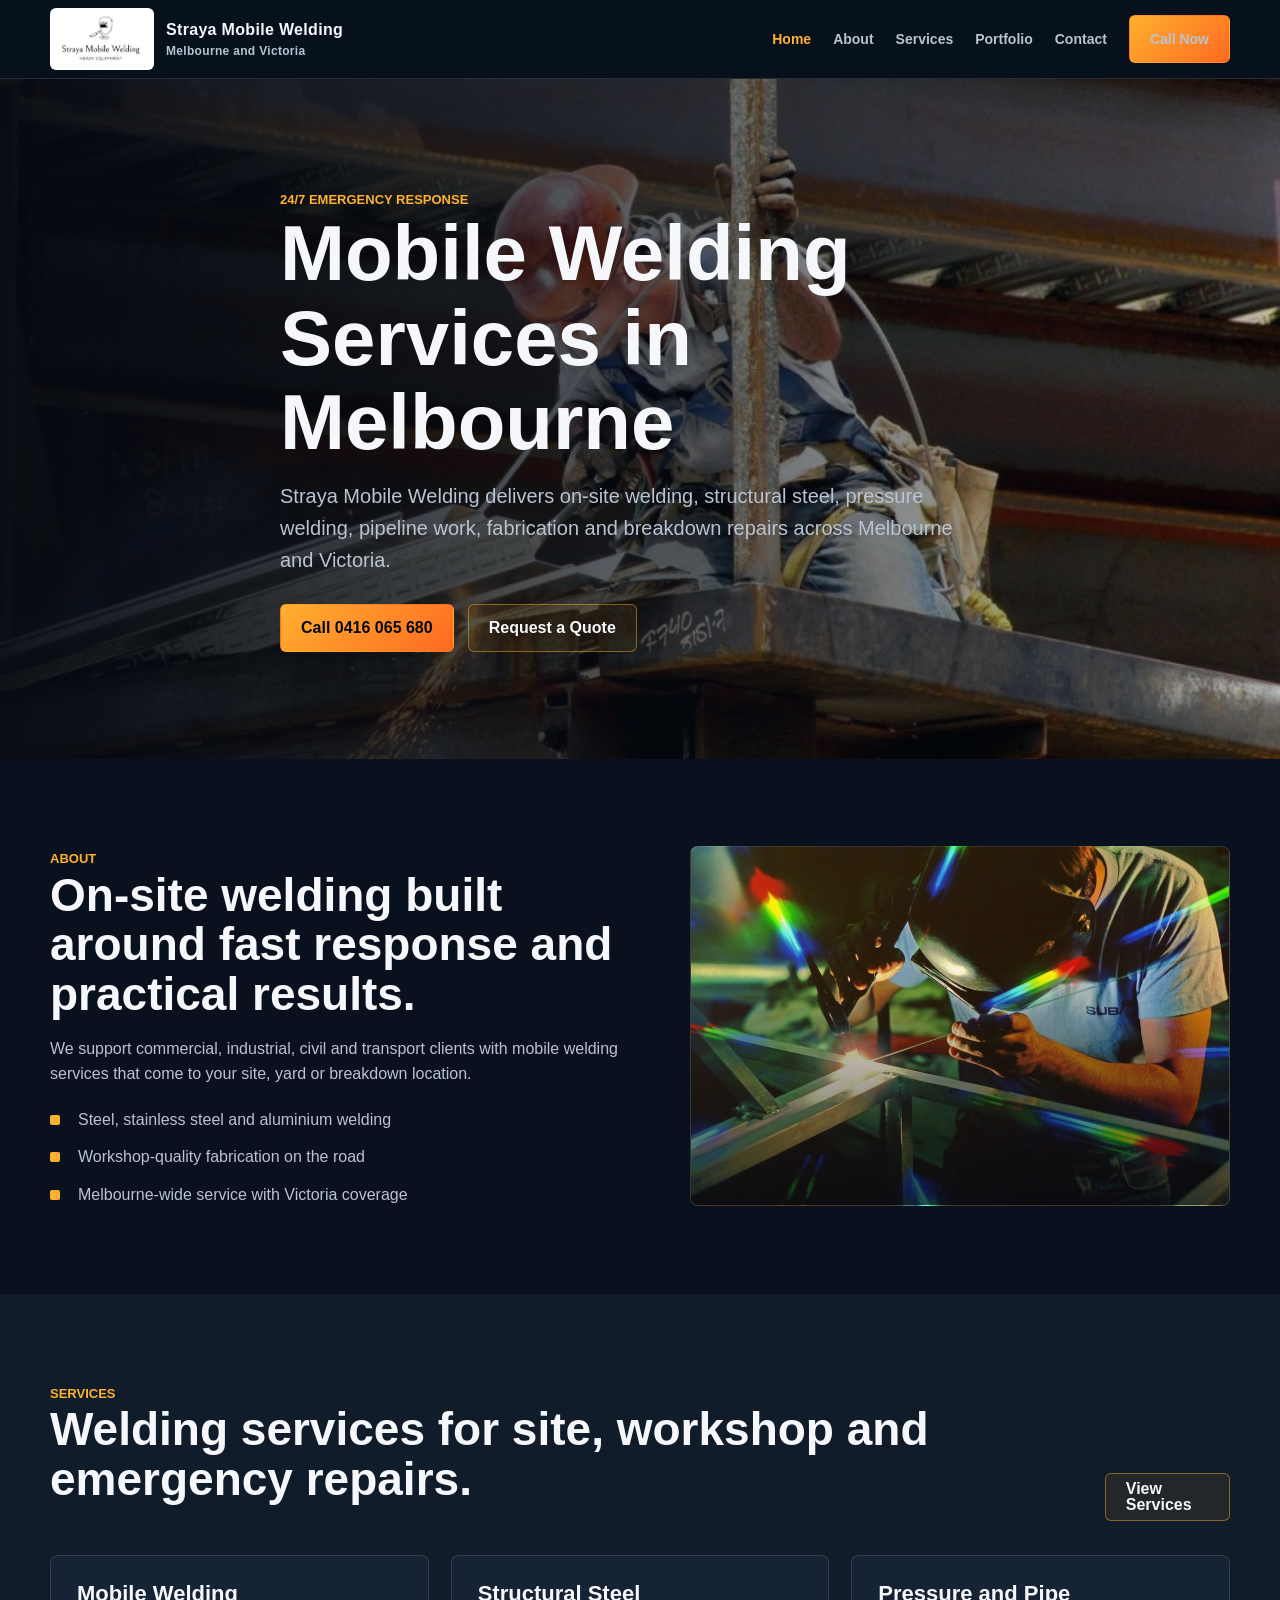
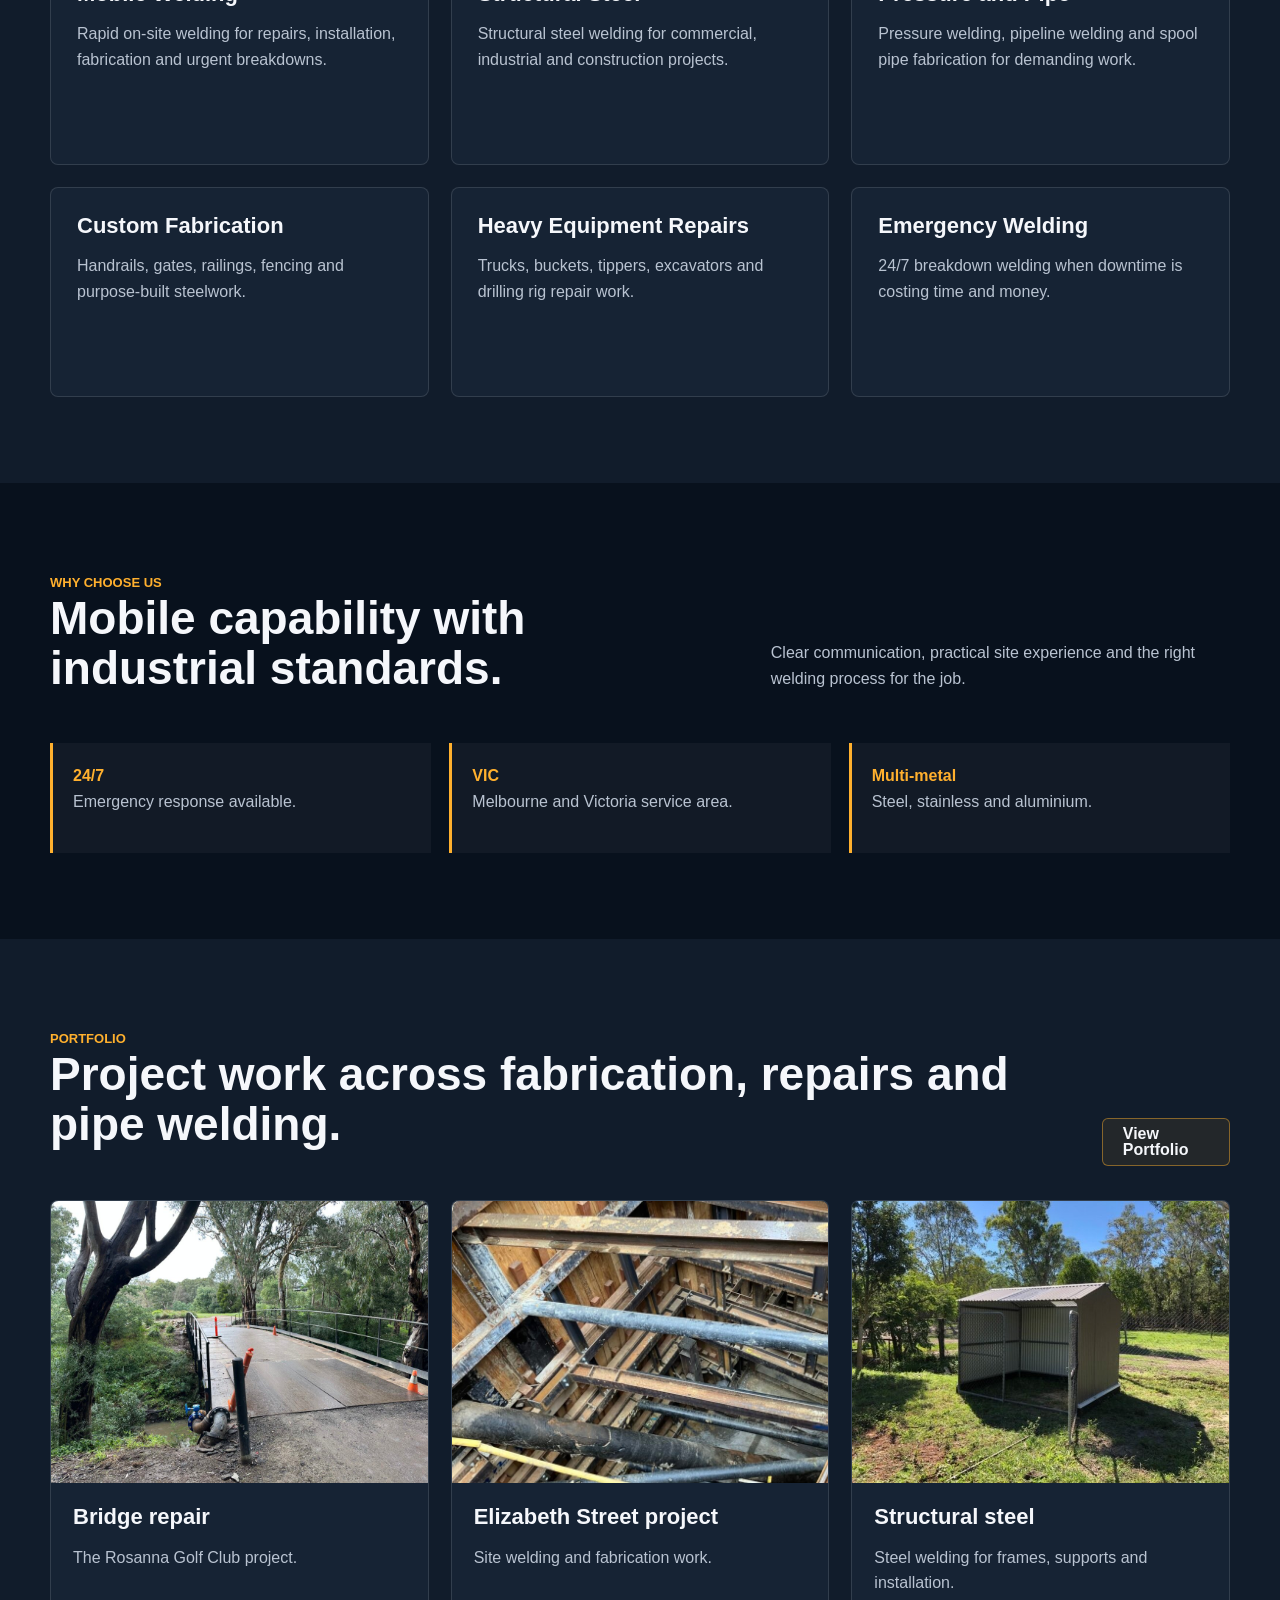
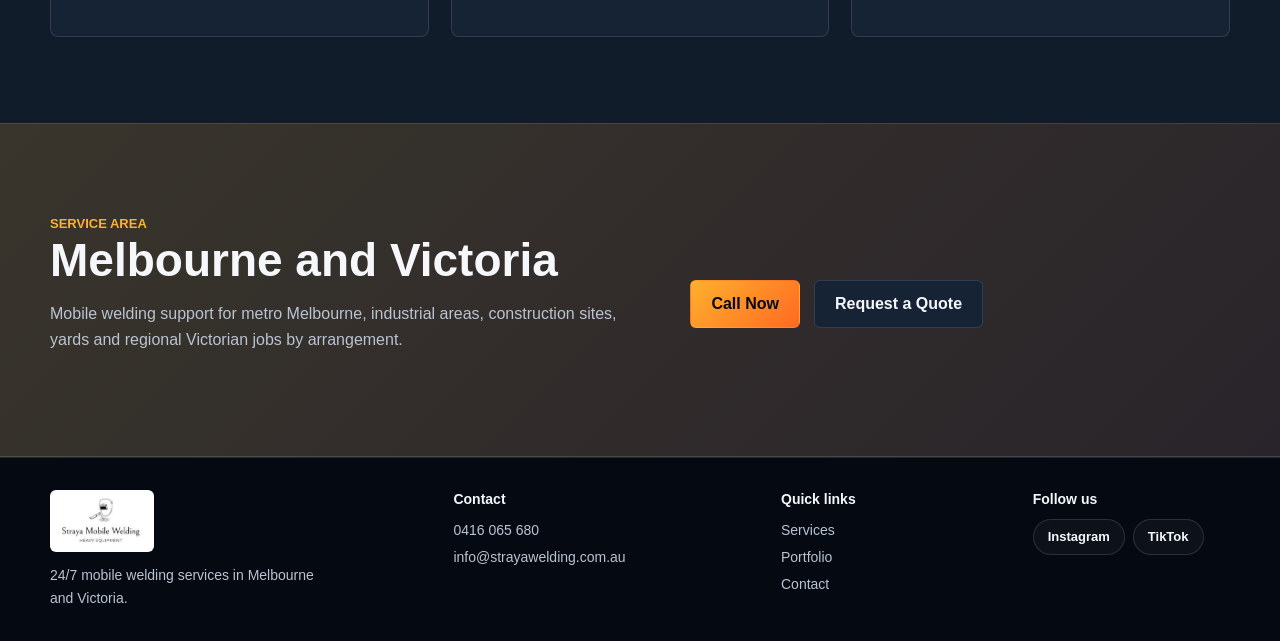
<file: index.html>
﻿<!doctype html>
<html lang="en-AU">
<head>
  <meta charset="utf-8">
  <meta name="viewport" content="width=device-width, initial-scale=1">
  <title>Straya Mobile Welding | 24/7 Mobile Welding Services in Melbourne</title>
  <meta name="description" content="Straya Mobile Welding provides 24/7 mobile welding, structural steel, pressure welding, pipeline welding and fabrication services across Melbourne and Victoria.">
  <link rel="canonical" href="https://strayawelding.com.au/">
  <meta property="og:title" content="Straya Mobile Welding">
  <meta property="og:description" content="24/7 mobile welding services in Melbourne and Victoria.">
  <meta property="og:type" content="website">
  <meta property="og:url" content="https://strayawelding.com.au/">
  <meta property="og:image" content="https://strayawelding.com.au/assets/images/mobile-welding-01.jpg">
  <link rel="stylesheet" href="css/styles.css">
  <script type="application/ld+json">{"@context":"https://schema.org","@type":["LocalBusiness","ProfessionalService"],"name":"Straya Mobile Welding","image":"https://strayawelding.com.au/assets/images/mobile-welding-01.jpg","url":"https://strayawelding.com.au/","telephone":"+61416065680","email":"info@strayawelding.com.au","areaServed":["Melbourne","Victoria"],"priceRange":"$$","description":"24/7 mobile welding services in Melbourne and Victoria."}</script>
</head>
<body>
  <header class="site-header">
    <div class="container nav">
      <a class="brand" href="/"><span class="logo-box"><img src="assets/images/logo/straya-mobile-welding-logo.jpg" alt="Straya Mobile Welding logo"></span><span>Straya Mobile Welding<small>Melbourne and Victoria</small></span></a>
      <button class="menu-toggle" data-menu-toggle aria-expanded="false" aria-label="Open menu">=</button>
      <nav class="menu" data-menu>
        <a class="active" href="/">Home</a><a href="/about">About</a><a href="/services">Services</a><a href="/portfolio">Portfolio</a><a href="/contact">Contact</a>
        <a class="btn btn-primary" href="tel:0416065680">Call Now</a>
      </nav>
    </div>
  </header>
  <main>
    <section class="hero">
      <div class="container hero-content">
        <span class="eyebrow">24/7 emergency response</span>
        <h1>Mobile Welding Services in Melbourne</h1>
        <p class="lead">Straya Mobile Welding delivers on-site welding, structural steel, pressure welding, pipeline work, fabrication and breakdown repairs across Melbourne and Victoria.</p>
        <div class="actions"><a class="btn btn-primary" href="tel:0416065680">Call 0416 065 680</a><a class="btn btn-secondary" href="/contact">Request a Quote</a></div>
      </div>
    </section>
    <section class="section">
      <div class="container split">
        <div>
          <span class="eyebrow">About</span>
          <h2>On-site welding built around fast response and practical results.</h2>
          <p>We support commercial, industrial, civil and transport clients with mobile welding services that come to your site, yard or breakdown location.</p>
          <ul class="feature-list"><li>Steel, stainless steel and aluminium welding</li><li>Workshop-quality fabrication on the road</li><li>Melbourne-wide service with Victoria coverage</li></ul>
        </div>
        <div class="media-panel" aria-hidden="true"></div>
      </div>
    </section>
    <section class="section alt">
      <div class="container">
        <div class="section-head"><div><span class="eyebrow">Services</span><h2>Welding services for site, workshop and emergency repairs.</h2></div><a class="btn btn-secondary" href="/services">View Services</a></div>
        <div class="grid grid-3">
          <article class="card service-card"><h3>Mobile Welding</h3><p>Rapid on-site welding for repairs, installation, fabrication and urgent breakdowns.</p></article>
          <article class="card service-card"><h3>Structural Steel</h3><p>Structural steel welding for commercial, industrial and construction projects.</p></article>
          <article class="card service-card"><h3>Pressure and Pipe</h3><p>Pressure welding, pipeline welding and spool pipe fabrication for demanding work.</p></article>
          <article class="card service-card"><h3>Custom Fabrication</h3><p>Handrails, gates, railings, fencing and purpose-built steelwork.</p></article>
          <article class="card service-card"><h3>Heavy Equipment Repairs</h3><p>Trucks, buckets, tippers, excavators and drilling rig repair work.</p></article>
          <article class="card service-card"><h3>Emergency Welding</h3><p>24/7 breakdown welding when downtime is costing time and money.</p></article>
        </div>
      </div>
    </section>
    <section class="section">
      <div class="container">
        <div class="section-head"><div><span class="eyebrow">Why choose us</span><h2>Mobile capability with industrial standards.</h2></div><p>Clear communication, practical site experience and the right welding process for the job.</p></div>
        <div class="stats"><div class="stat"><strong>24/7</strong><p>Emergency response available.</p></div><div class="stat"><strong>VIC</strong><p>Melbourne and Victoria service area.</p></div><div class="stat"><strong>Multi-metal</strong><p>Steel, stainless and aluminium.</p></div></div>
      </div>
    </section>
    <section class="section alt">
      <div class="container">
        <div class="section-head"><div><span class="eyebrow">Portfolio</span><h2>Project work across fabrication, repairs and pipe welding.</h2></div><a class="btn btn-secondary" href="/portfolio">View Portfolio</a></div>
        <div class="grid grid-3">
          <article class="card project-preview"><img src="assets/images/portfolio/bridge-repair-rosanna-golf-club-01.jpg" alt="Bridge repair project at The Rosanna Golf Club" loading="lazy"><div><h3>Bridge repair</h3><p>The Rosanna Golf Club project.</p></div></article>
          <article class="card project-preview"><img src="assets/images/portfolio/elizabeth-street-project-01.jpg" alt="Elizabeth Street welding project" loading="lazy"><div><h3>Elizabeth Street project</h3><p>Site welding and fabrication work.</p></div></article>
          <article class="card project-preview"><img src="assets/images/portfolio/structural-steel-welding-01.jpg" alt="Structural steel welding project" loading="lazy"><div><h3>Structural steel</h3><p>Steel welding for frames, supports and installation.</p></div></article>
        </div>
      </div>
    </section>
    <section class="section cta"><div class="container split"><div><span class="eyebrow">Service area</span><h2>Melbourne and Victoria</h2><p>Mobile welding support for metro Melbourne, industrial areas, construction sites, yards and regional Victorian jobs by arrangement.</p></div><div class="actions"><a class="btn btn-primary" href="tel:0416065680">Call Now</a><a class="btn btn-dark" href="/contact">Request a Quote</a></div></div></section>
  </main>
  <footer class="site-footer"><div class="container footer-grid"><div class="footer-brand"><span class="logo-box"><img src="assets/images/logo/straya-mobile-welding-logo.jpg" alt="Straya Mobile Welding logo"></span><p>24/7 mobile welding services in Melbourne and Victoria.</p></div><div><h2 class="footer-heading">Contact</h2><div class="footer-links"><a href="tel:0416065680">0416 065 680</a><a href="mailto:info@strayawelding.com.au">info@strayawelding.com.au</a></div></div><div><h2 class="footer-heading">Quick links</h2><div class="footer-links"><a href="/services">Services</a><a href="/portfolio">Portfolio</a><a href="/contact">Contact</a></div></div><div><h2 class="footer-heading">Follow us</h2><div class="social-links"><a class="social-link" href="https://www.instagram.com/strayametalfabrication/" target="_blank" rel="noopener noreferrer">Instagram</a><a class="social-link" href="https://www.tiktok.com/@smf7445" target="_blank" rel="noopener noreferrer">TikTok</a></div></div></div></footer>
  <script src="js/main.js"></script>
</body>
</html>
</file>
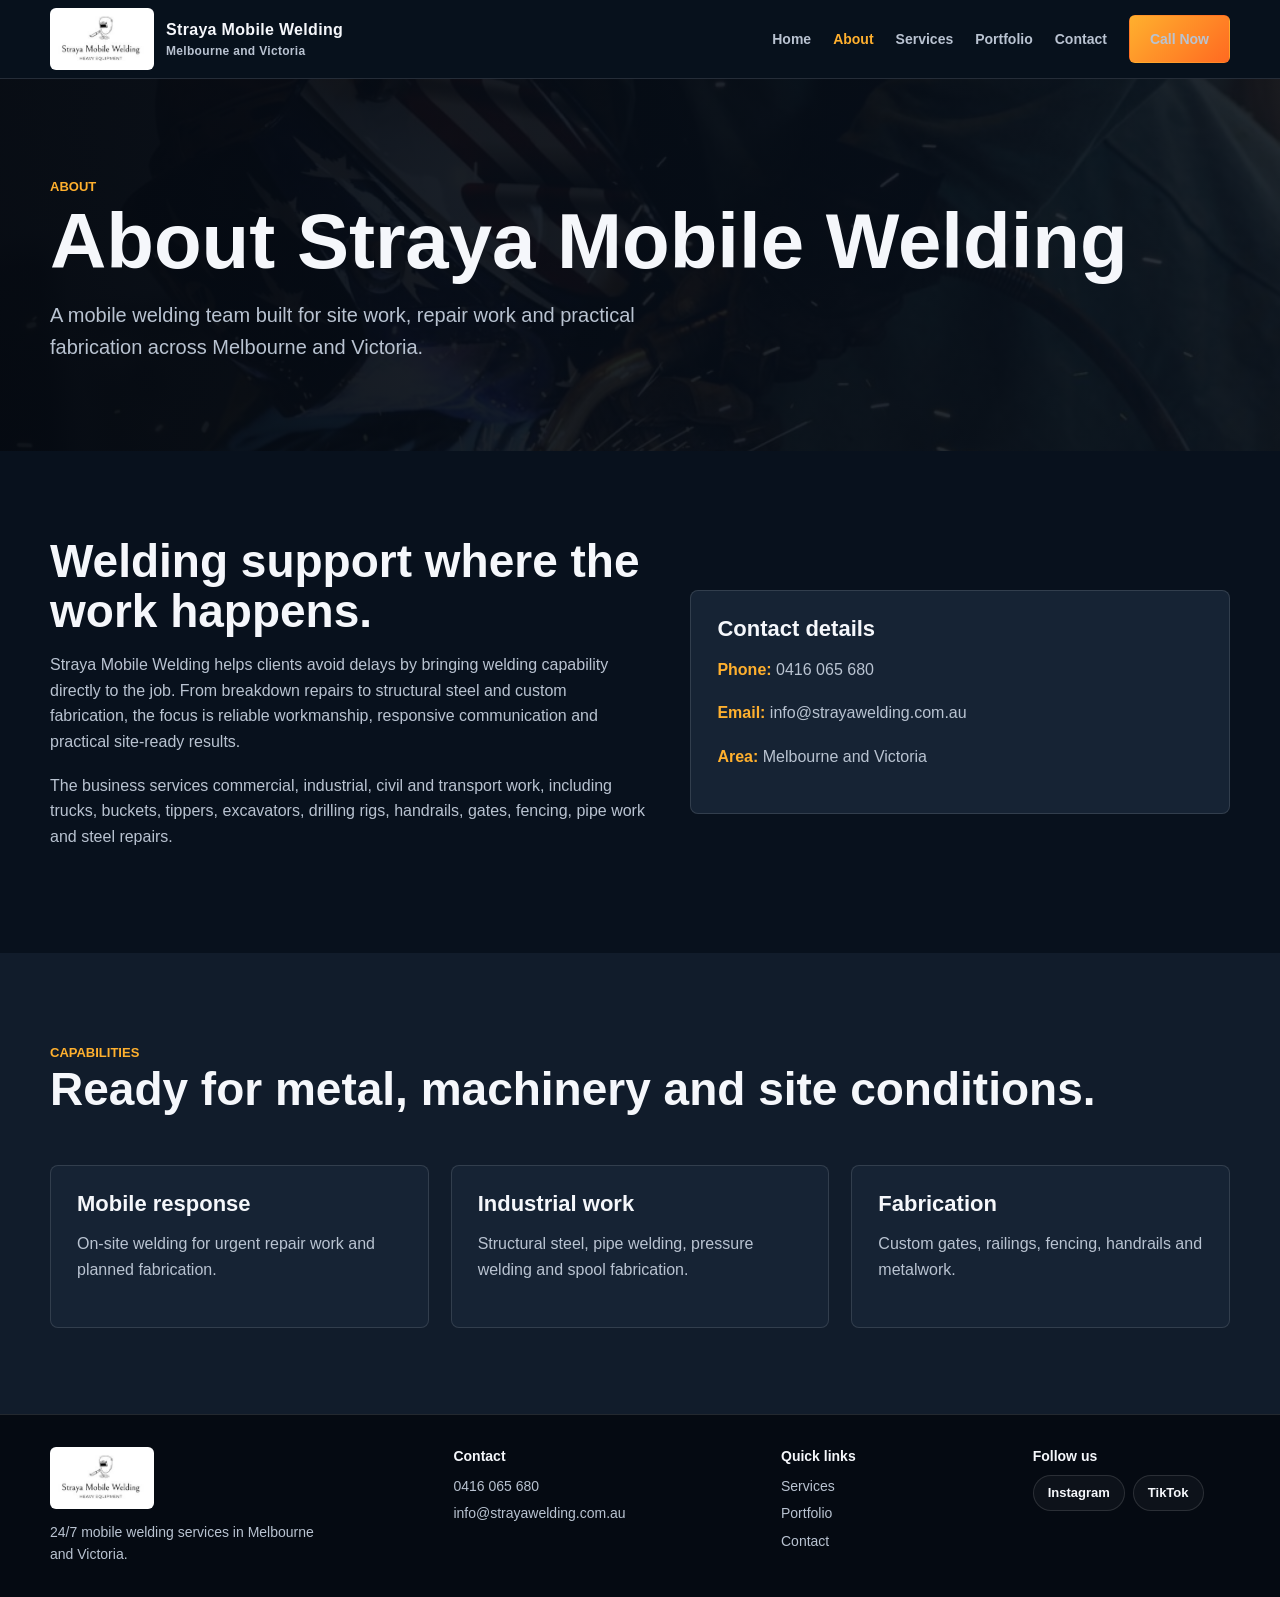
<file: about.html>
﻿<!doctype html>
<html lang="en-AU">
<head>
<meta charset="utf-8">
<meta name="viewport" content="width=device-width, initial-scale=1">
<title>About Straya Mobile Welding | Melbourne Mobile Welders</title>
<meta name="description" content="Learn about Straya Mobile Welding, a Melbourne mobile welding business supporting structural steel, fabrication, repairs and emergency breakdown work.">
<link rel="canonical" href="https://strayawelding.com.au/about">
<meta property="og:title" content="About Straya Mobile Welding">
<meta property="og:description" content="Mobile welding services across Melbourne and Victoria.">
<meta property="og:type" content="website">
<meta property="og:url" content="https://strayawelding.com.au/about">
<link rel="stylesheet" href="css/styles.css">
</head>
<body>
<header class="site-header">
<div class="container nav">
<a class="brand" href="/">
<span class="logo-box"><img src="assets/images/logo/straya-mobile-welding-logo.jpg" alt="Straya Mobile Welding logo"></span>
<span>Straya Mobile Welding<small>Melbourne and Victoria</small></span>
</a>
<button class="menu-toggle" data-menu-toggle aria-expanded="false" aria-label="Open menu">=</button>
<nav class="menu" data-menu>
<a href="/">Home</a>
<a class="active" href="/about">About</a>
<a href="/services">Services</a>
<a href="/portfolio">Portfolio</a>
<a href="/contact">Contact</a>
<a class="btn btn-primary" href="tel:0416065680">Call Now</a>
</nav>
</div>
</header>
<main>
<section class="page-hero">
<div class="container">
<span class="eyebrow">About</span>
<h1>About Straya Mobile Welding</h1>
<p class="lead">A mobile welding team built for site work, repair work and practical fabrication across Melbourne and Victoria.</p>
</div>
</section>
<section class="section">
<div class="container split">
<div>
<h2>Welding support where the work happens.</h2>
<p>Straya Mobile Welding helps clients avoid delays by bringing welding capability directly to the job. From breakdown repairs to structural steel and custom fabrication, the focus is reliable workmanship, responsive communication and practical site-ready results.</p>
<p>The business services commercial, industrial, civil and transport work, including trucks, buckets, tippers, excavators, drilling rigs, handrails, gates, fencing, pipe work and steel repairs.</p>
</div>
<div class="card">
<h3>Contact details</h3>
<p>
<strong>Phone:</strong> <a href="tel:0416065680">0416 065 680</a>
</p>
<p>
<strong>Email:</strong> <a href="mailto:info@strayawelding.com.au">info@strayawelding.com.au</a>
</p>
<p>
<strong>Area:</strong> Melbourne and Victoria</p>
</div>
</div>
</section>
<section class="section alt">
<div class="container">
<div class="section-head">
<div>
<span class="eyebrow">Capabilities</span>
<h2>Ready for metal, machinery and site conditions.</h2>
</div>
</div>
<div class="grid grid-3">
<article class="card">
<h3>Mobile response</h3>
<p>On-site welding for urgent repair work and planned fabrication.</p>
</article>
<article class="card">
<h3>Industrial work</h3>
<p>Structural steel, pipe welding, pressure welding and spool fabrication.</p>
</article>
<article class="card">
<h3>Fabrication</h3>
<p>Custom gates, railings, fencing, handrails and metalwork.</p>
</article>
</div>
</div>
</section>
</main>
<footer class="site-footer">
<div class="container footer-grid">
<div class="footer-brand">
<span class="logo-box"><img src="assets/images/logo/straya-mobile-welding-logo.jpg" alt="Straya Mobile Welding logo"></span>
<p>24/7 mobile welding services in Melbourne and Victoria.</p>
</div>
<div><h2 class="footer-heading">Contact</h2><div class="footer-links">
<a href="tel:0416065680">0416 065 680</a>
<a href="mailto:info@strayawelding.com.au">info@strayawelding.com.au</a>
</div></div>
<div><h2 class="footer-heading">Quick links</h2><div class="footer-links">
<a href="/services">Services</a>
<a href="/portfolio">Portfolio</a>
<a href="/contact">Contact</a>
</div></div>
<div><h2 class="footer-heading">Follow us</h2><div class="social-links"><a class="social-link" href="https://www.instagram.com/strayametalfabrication/" target="_blank" rel="noopener noreferrer">Instagram</a><a class="social-link" href="https://www.tiktok.com/@smf7445" target="_blank" rel="noopener noreferrer">TikTok</a></div></div>
</div>
</footer>
<script src="js/main.js">
</script>
</body>
</html>
</file>
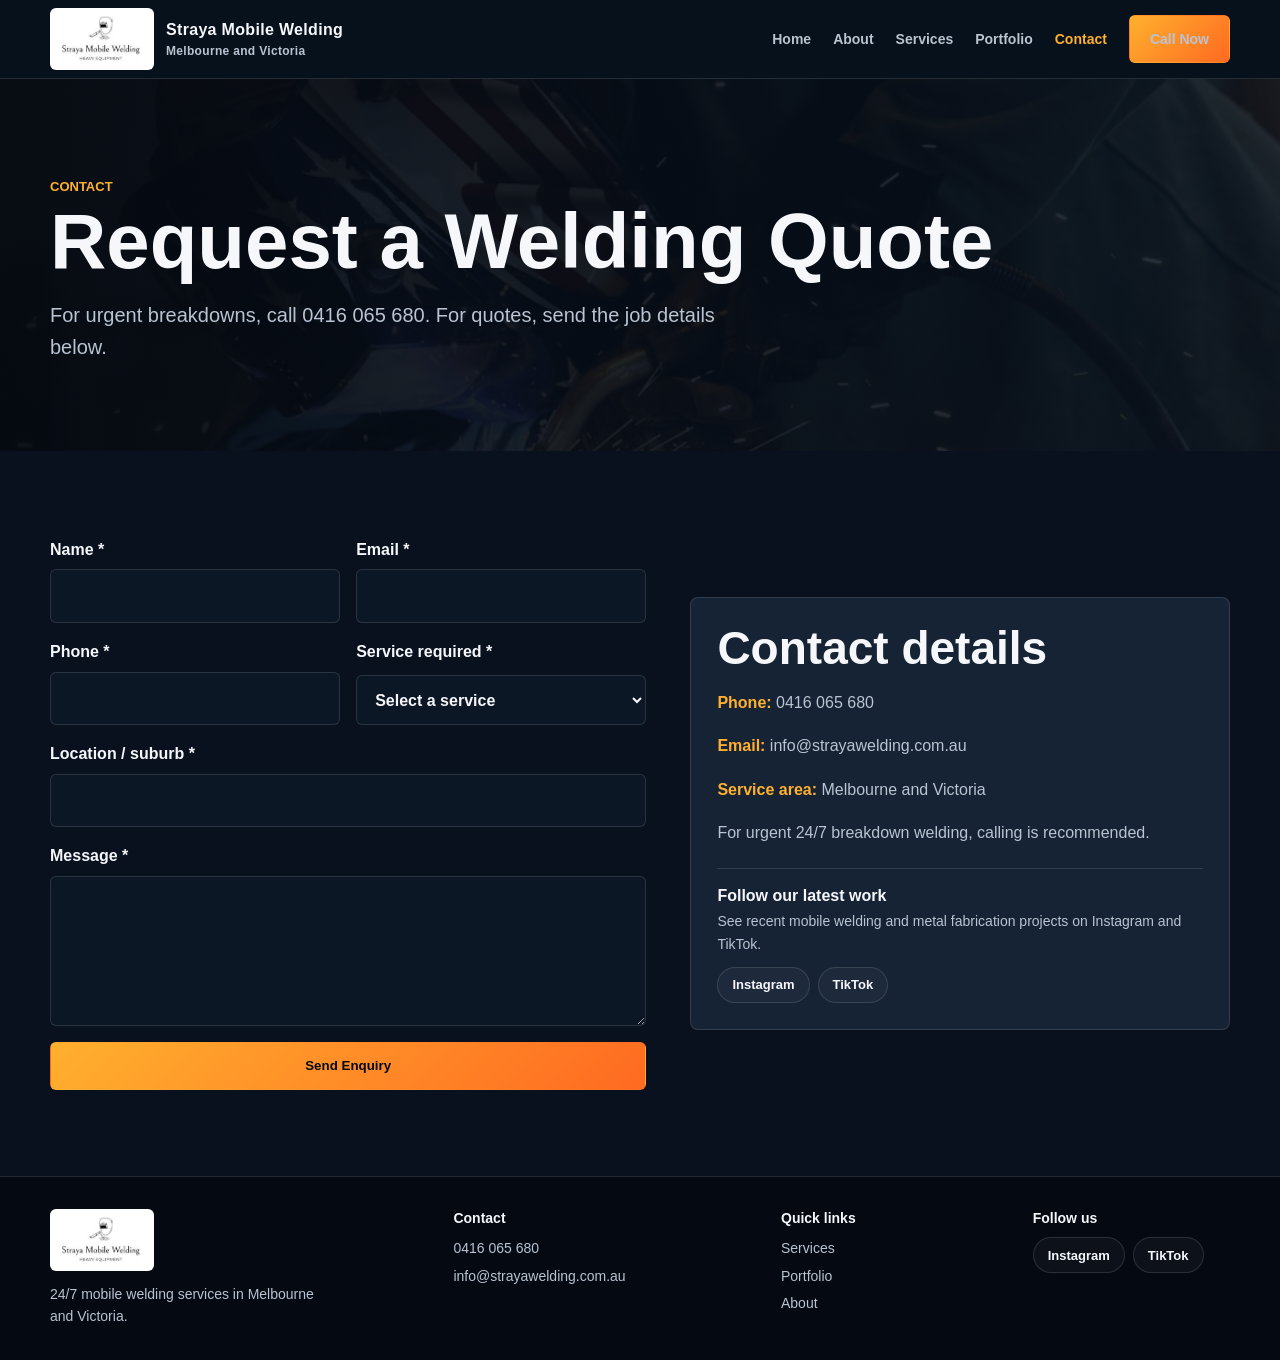
<file: contact.html>
﻿<!doctype html>
<html lang="en-AU">
<head>
<meta charset="utf-8">
<meta name="viewport" content="width=device-width, initial-scale=1">
<title>Contact Straya Mobile Welding | Request a Welding Quote</title>
<meta name="description" content="Contact Straya Mobile Welding for 24/7 mobile welding, fabrication, pipe welding and emergency breakdown repairs in Melbourne and Victoria.">
<link rel="canonical" href="https://strayawelding.com.au/contact">
<meta property="og:title" content="Contact Straya Mobile Welding">
<meta property="og:description" content="Call 0416 065 680 or request a mobile welding quote online.">
<meta property="og:type" content="website">
<meta property="og:url" content="https://strayawelding.com.au/contact">
<link rel="stylesheet" href="css/styles.css">
</head>
<body>
<header class="site-header">
<div class="container nav">
<a class="brand" href="/">
<span class="logo-box"><img src="assets/images/logo/straya-mobile-welding-logo.jpg" alt="Straya Mobile Welding logo"></span>
<span>Straya Mobile Welding<small>Melbourne and Victoria</small></span>
</a>
<button class="menu-toggle" data-menu-toggle aria-expanded="false" aria-label="Open menu">=</button>
<nav class="menu" data-menu>
<a href="/">Home</a>
<a href="/about">About</a>
<a href="/services">Services</a>
<a href="/portfolio">Portfolio</a>
<a class="active" href="/contact">Contact</a>
<a class="btn btn-primary" href="tel:0416065680">Call Now</a>
</nav>
</div>
</header>
<main>
<section class="page-hero">
<div class="container">
<span class="eyebrow">Contact</span>
<h1>Request a Welding Quote</h1>
<p class="lead">For urgent breakdowns, call 0416 065 680. For quotes, send the job details below.</p>
</div>
</section>
<section class="section">
<div class="container split">
<div>
<div class="notice" data-notice>
</div>
<form class="form" action="contact.php" method="post">
<div class="hp-field">
<label>Website<input type="text" name="website" tabindex="-1" autocomplete="off">
</label>
</div>
<div class="form-row">
<label>Name *<input type="text" name="name" required maxlength="120">
</label>
<label>Email *<input type="email" name="email" required maxlength="160">
</label>
</div>
<div class="form-row">
<label>Phone *<input type="tel" name="phone" required maxlength="40">
</label>
<label>Service required *<select name="service" required>
<option value="">Select a service</option>
<option>Mobile welding</option>
<option>Structural steel welding</option>
<option>Pressure welding</option>
<option>Pipeline welding</option>
<option>Custom fabrication</option>
<option>Spool pipe fabrication</option>
<option>Repair work</option>
<option>Emergency breakdown welding</option>
</select>
</label>
</div>
<label>Location / suburb *<input type="text" name="location" required maxlength="120">
</label>
<label>Message *<textarea name="message" required maxlength="3000">
</textarea>
</label>
<button class="btn btn-primary" type="submit">Send Enquiry</button>
</form>
</div>
<aside class="card">
<h2>Contact details</h2>
<p>
<strong>Phone:</strong> <a href="tel:0416065680">0416 065 680</a>
</p>
<p>
<strong>Email:</strong> <a href="mailto:info@strayawelding.com.au">info@strayawelding.com.au</a>
</p>
<p>
<strong>Service area:</strong> Melbourne and Victoria</p>
<p>For urgent 24/7 breakdown welding, calling is recommended.</p>
<div class="contact-socials"><h3>Follow our latest work</h3><p>See recent mobile welding and metal fabrication projects on Instagram and TikTok.</p><div class="social-links"><a class="social-link" href="https://www.instagram.com/strayametalfabrication/" target="_blank" rel="noopener noreferrer">Instagram</a><a class="social-link" href="https://www.tiktok.com/@smf7445" target="_blank" rel="noopener noreferrer">TikTok</a></div></div>
</aside>
</div>
</section>
</main>
<footer class="site-footer">
<div class="container footer-grid">
<div class="footer-brand">
<span class="logo-box"><img src="assets/images/logo/straya-mobile-welding-logo.jpg" alt="Straya Mobile Welding logo"></span>
<p>24/7 mobile welding services in Melbourne and Victoria.</p>
</div>
<div><h2 class="footer-heading">Contact</h2><div class="footer-links">
<a href="tel:0416065680">0416 065 680</a>
<a href="mailto:info@strayawelding.com.au">info@strayawelding.com.au</a>
</div></div>
<div><h2 class="footer-heading">Quick links</h2><div class="footer-links">
<a href="/services">Services</a>
<a href="/portfolio">Portfolio</a>
<a href="/about">About</a>
</div></div>
<div><h2 class="footer-heading">Follow us</h2><div class="social-links"><a class="social-link" href="https://www.instagram.com/strayametalfabrication/" target="_blank" rel="noopener noreferrer">Instagram</a><a class="social-link" href="https://www.tiktok.com/@smf7445" target="_blank" rel="noopener noreferrer">TikTok</a></div></div>
</div>
</footer>
<script src="js/main.js">
</script>
</body>
</html>
</file>
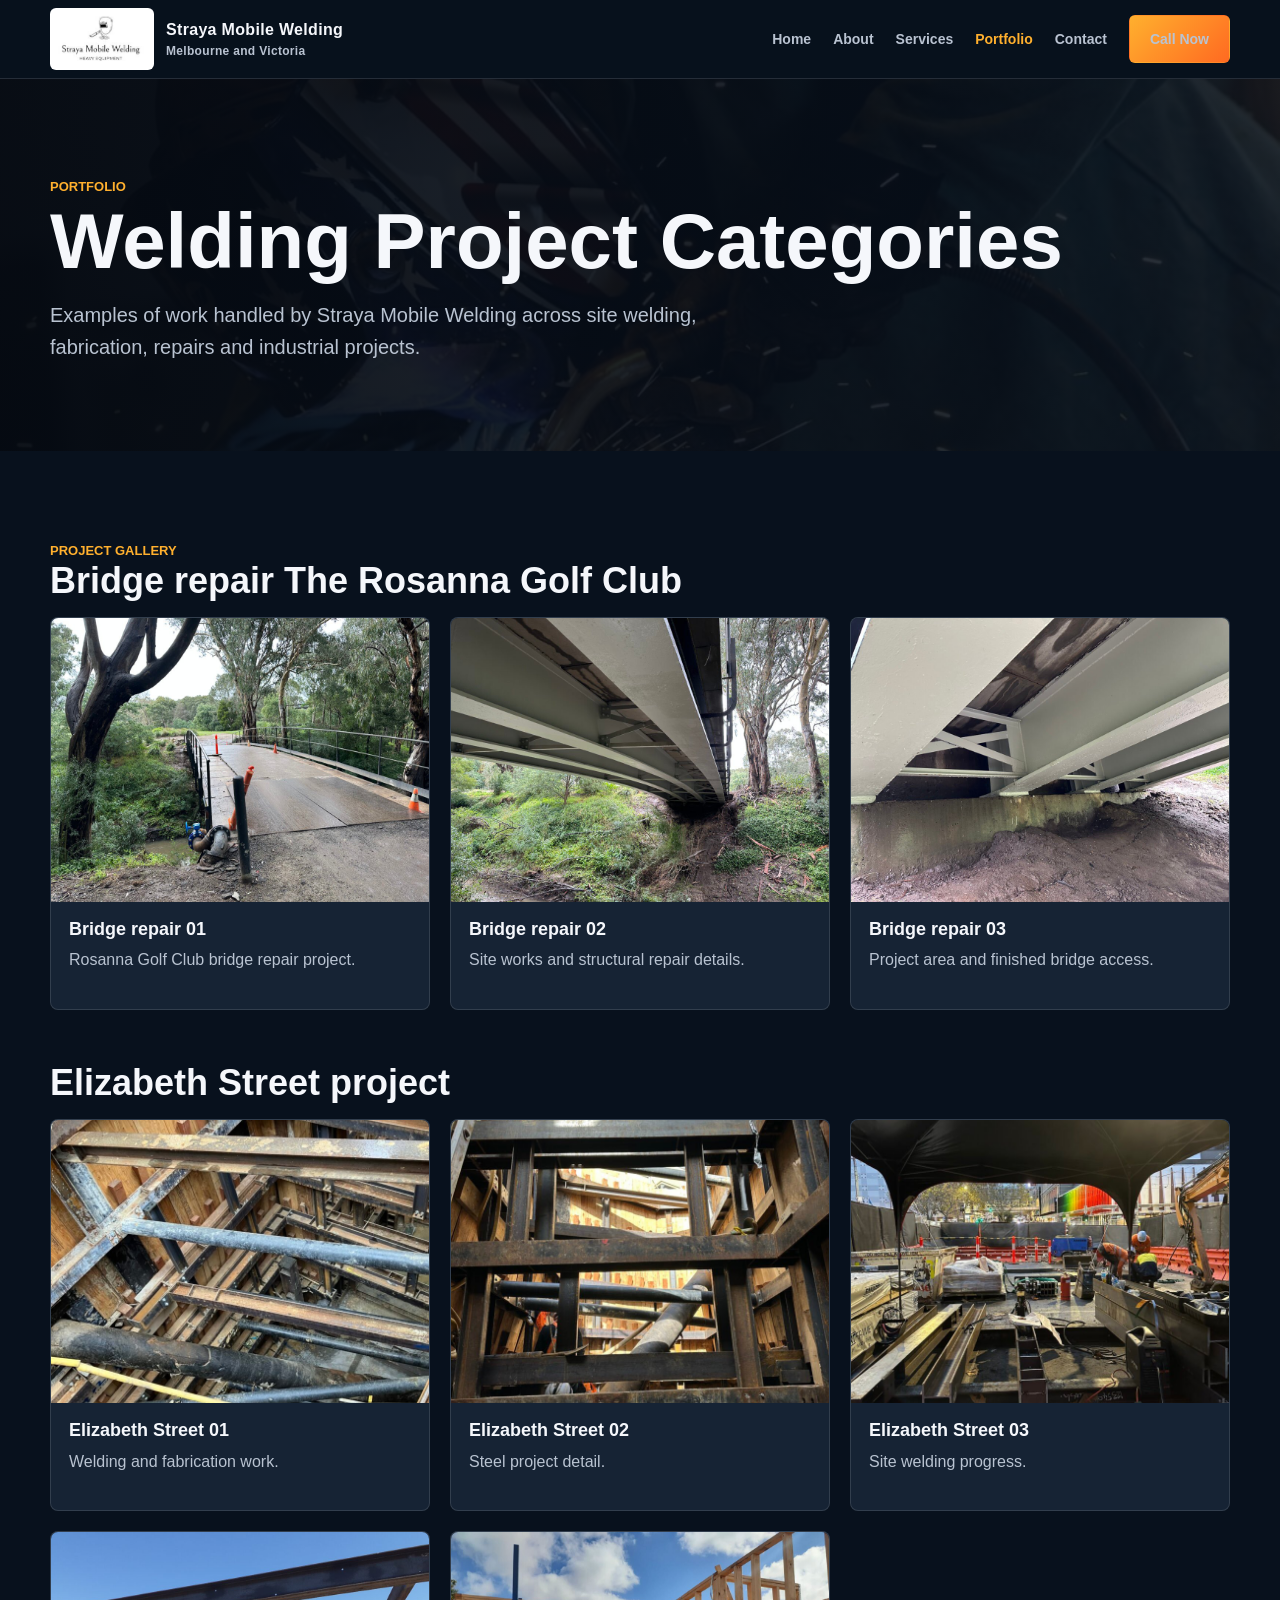
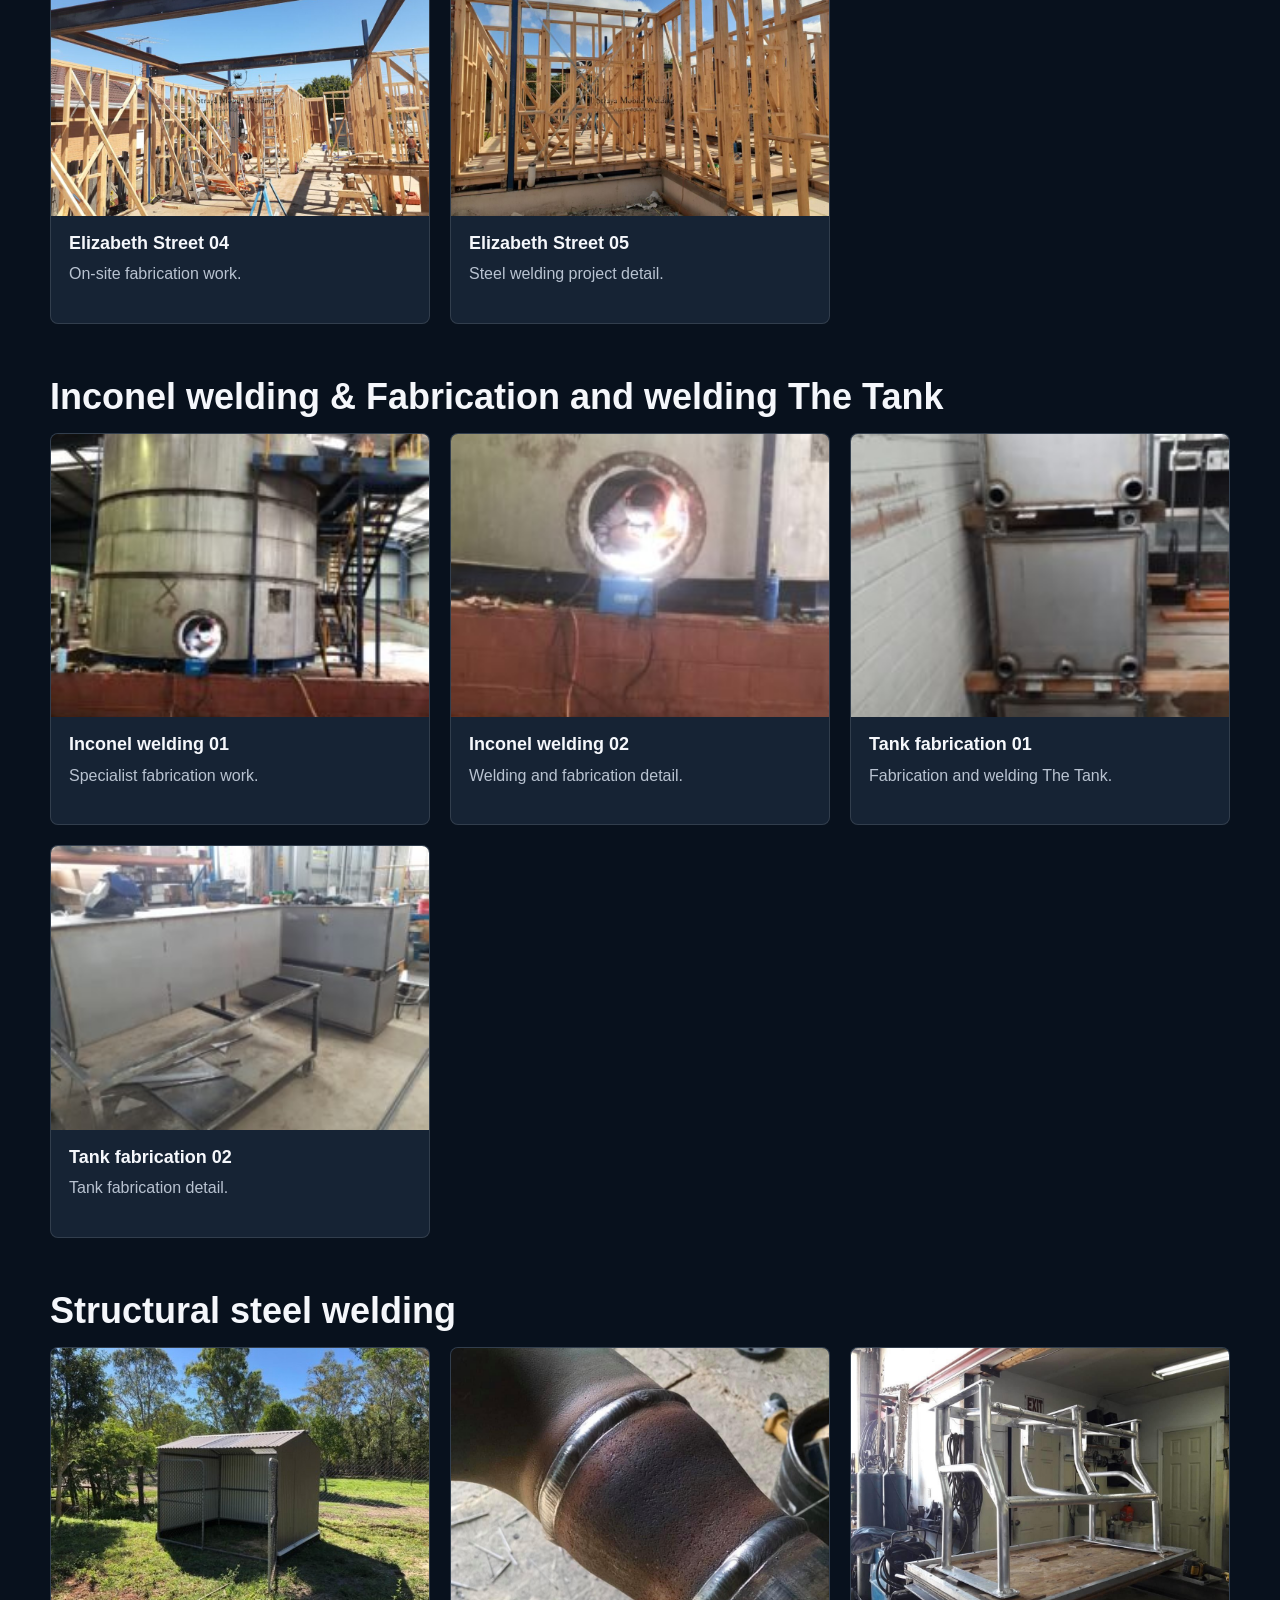
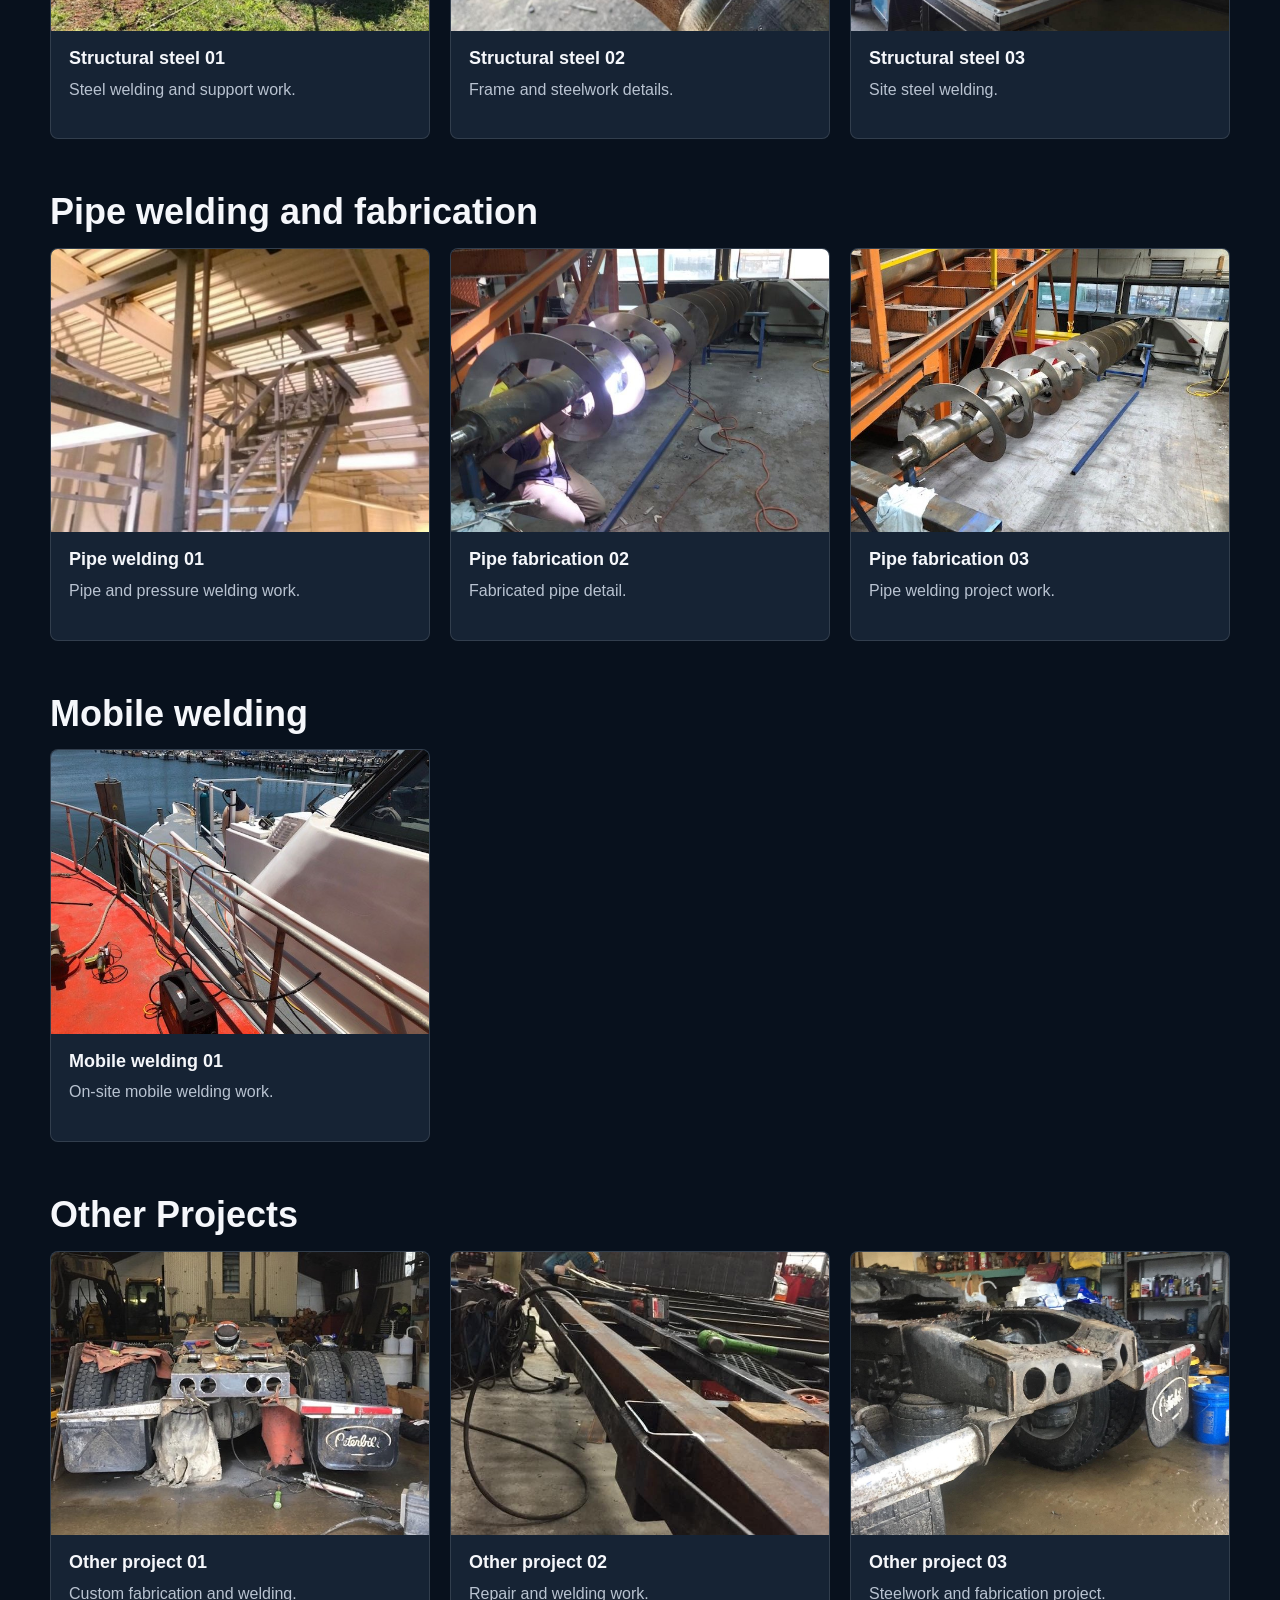
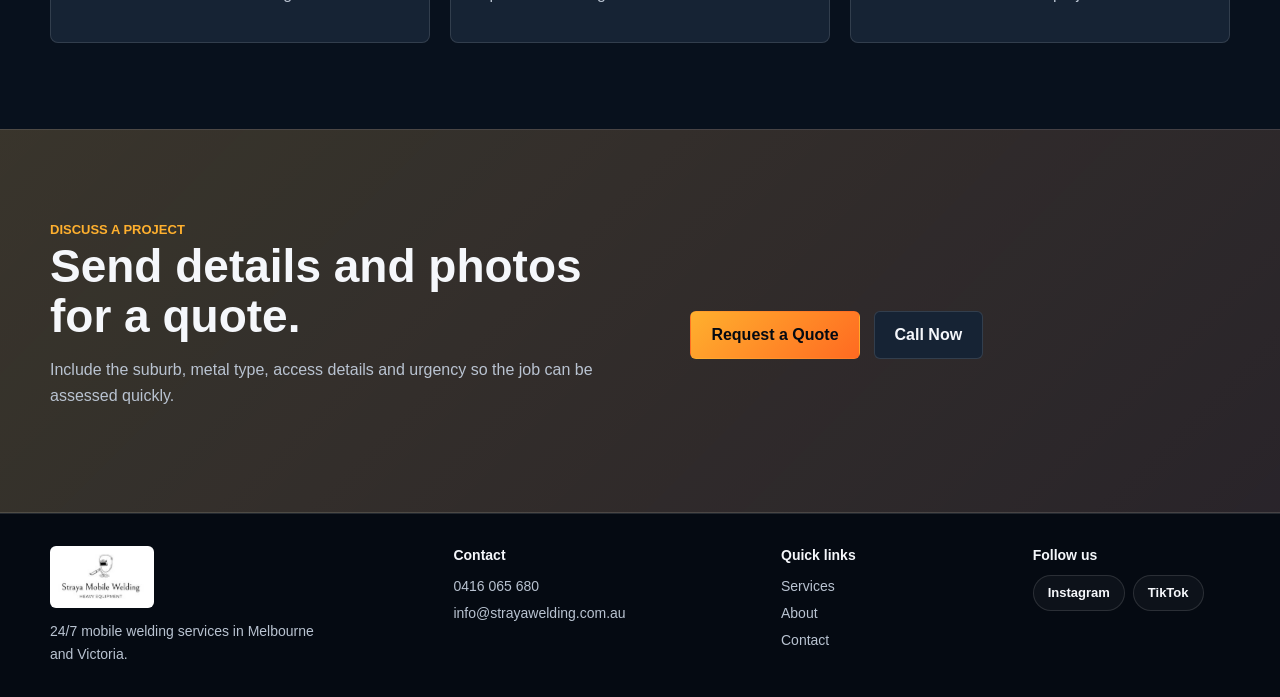
<file: portfolio.html>
﻿<!doctype html>
<html lang="en-AU">
<head>
<meta charset="utf-8">
<meta name="viewport" content="width=device-width, initial-scale=1">
<title>Portfolio | Straya Mobile Welding Projects Melbourne</title>
<meta name="description" content="View Straya Mobile Welding project categories including structural steel, pressure welding, pipe fabrication, heavy equipment repairs and custom metalwork.">
<link rel="canonical" href="https://strayawelding.com.au/portfolio">
<meta property="og:title" content="Straya Mobile Welding Portfolio">
<meta property="og:description" content="Project categories for mobile welding, fabrication and repair work.">
<meta property="og:type" content="website">
<meta property="og:url" content="https://strayawelding.com.au/portfolio">
<link rel="stylesheet" href="css/styles.css">
</head>
<body>
<header class="site-header">
<div class="container nav">
<a class="brand" href="/">
<span class="logo-box"><img src="assets/images/logo/straya-mobile-welding-logo.jpg" alt="Straya Mobile Welding logo"></span>
<span>Straya Mobile Welding<small>Melbourne and Victoria</small></span>
</a>
<button class="menu-toggle" data-menu-toggle aria-expanded="false" aria-label="Open menu">=</button>
<nav class="menu" data-menu>
<a href="/">Home</a>
<a href="/about">About</a>
<a href="/services">Services</a>
<a class="active" href="/portfolio">Portfolio</a>
<a href="/contact">Contact</a>
<a class="btn btn-primary" href="tel:0416065680">Call Now</a>
</nav>
</div>
</header>
<main>
<section class="page-hero">
<div class="container">
<span class="eyebrow">Portfolio</span>
<h1>Welding Project Categories</h1>
<p class="lead">Examples of work handled by Straya Mobile Welding across site welding, fabrication, repairs and industrial projects.</p>
</div>
</section>
<section class="section">
<div class="container">
<div class="gallery-section">
<span class="eyebrow">Project gallery</span>
<h2>Bridge repair  The Rosanna Golf Club</h2>
<div class="gallery-grid">
<article class="card image-card"><a href="assets/images/portfolio/bridge-repair-rosanna-golf-club-01.jpg"><img src="assets/images/portfolio/bridge-repair-rosanna-golf-club-01.jpg" alt="Bridge repair work at The Rosanna Golf Club" loading="lazy"><div class="image-card-body"><h3>Bridge repair 01</h3><p>Rosanna Golf Club bridge repair project.</p></div></a></article>
<article class="card image-card"><a href="assets/images/portfolio/bridge-repair-rosanna-golf-club-02.jpg"><img src="assets/images/portfolio/bridge-repair-rosanna-golf-club-02.jpg" alt="Bridge repair welding at The Rosanna Golf Club" loading="lazy"><div class="image-card-body"><h3>Bridge repair 02</h3><p>Site works and structural repair details.</p></div></a></article>
<article class="card image-card"><a href="assets/images/portfolio/bridge-repair-rosanna-golf-club-03.jpg"><img src="assets/images/portfolio/bridge-repair-rosanna-golf-club-03.jpg" alt="Completed bridge repair at The Rosanna Golf Club" loading="lazy"><div class="image-card-body"><h3>Bridge repair 03</h3><p>Project area and finished bridge access.</p></div></a></article>
</div>
</div>
<div class="gallery-section">
<h2>Elizabeth Street project</h2>
<div class="gallery-grid">
<article class="card image-card"><a href="assets/images/portfolio/elizabeth-street-project-01.jpg"><img src="assets/images/portfolio/elizabeth-street-project-01.jpg" alt="Elizabeth Street welding project photo 1" loading="lazy"><div class="image-card-body"><h3>Elizabeth Street 01</h3><p>Welding and fabrication work.</p></div></a></article>
<article class="card image-card"><a href="assets/images/portfolio/elizabeth-street-project-02.jpg"><img src="assets/images/portfolio/elizabeth-street-project-02.jpg" alt="Elizabeth Street welding project photo 2" loading="lazy"><div class="image-card-body"><h3>Elizabeth Street 02</h3><p>Steel project detail.</p></div></a></article>
<article class="card image-card"><a href="assets/images/portfolio/elizabeth-street-project-03.jpg"><img src="assets/images/portfolio/elizabeth-street-project-03.jpg" alt="Elizabeth Street welding project photo 3" loading="lazy"><div class="image-card-body"><h3>Elizabeth Street 03</h3><p>Site welding progress.</p></div></a></article>
<article class="card image-card"><a href="assets/images/portfolio/elizabeth-street-project-04.jpg"><img src="assets/images/portfolio/elizabeth-street-project-04.jpg" alt="Elizabeth Street welding project photo 4" loading="lazy"><div class="image-card-body"><h3>Elizabeth Street 04</h3><p>On-site fabrication work.</p></div></a></article>
<article class="card image-card"><a href="assets/images/portfolio/elizabeth-street-project-05.jpg"><img src="assets/images/portfolio/elizabeth-street-project-05.jpg" alt="Elizabeth Street welding project photo 5" loading="lazy"><div class="image-card-body"><h3>Elizabeth Street 05</h3><p>Steel welding project detail.</p></div></a></article>
</div>
</div>
<div class="gallery-section">
<h2>Inconel welding &amp; Fabrication and welding The Tank</h2>
<div class="gallery-grid">
<article class="card image-card"><a href="assets/images/portfolio/inconel-welding-fabrication-01.jpeg"><img src="assets/images/portfolio/inconel-welding-fabrication-01.jpeg" alt="Inconel welding and fabrication project" loading="lazy"><div class="image-card-body"><h3>Inconel welding 01</h3><p>Specialist fabrication work.</p></div></a></article>
<article class="card image-card"><a href="assets/images/portfolio/inconel-welding-fabrication-02.jpeg"><img src="assets/images/portfolio/inconel-welding-fabrication-02.jpeg" alt="Inconel welding project detail" loading="lazy"><div class="image-card-body"><h3>Inconel welding 02</h3><p>Welding and fabrication detail.</p></div></a></article>
<article class="card image-card"><a href="assets/images/portfolio/tank-fabrication-01.jpeg"><img src="assets/images/portfolio/tank-fabrication-01.jpeg" alt="Tank fabrication and welding project" loading="lazy"><div class="image-card-body"><h3>Tank fabrication 01</h3><p>Fabrication and welding The Tank.</p></div></a></article>
<article class="card image-card"><a href="assets/images/portfolio/tank-fabrication-02.jpeg"><img src="assets/images/portfolio/tank-fabrication-02.jpeg" alt="Tank fabrication welding detail" loading="lazy"><div class="image-card-body"><h3>Tank fabrication 02</h3><p>Tank fabrication detail.</p></div></a></article>
</div>
</div>
<div class="gallery-section">
<h2>Structural steel welding</h2>
<div class="gallery-grid">
<article class="card image-card"><a href="assets/images/portfolio/structural-steel-welding-01.jpg"><img src="assets/images/portfolio/structural-steel-welding-01.jpg" alt="Structural steel welding project photo 1" loading="lazy"><div class="image-card-body"><h3>Structural steel 01</h3><p>Steel welding and support work.</p></div></a></article>
<article class="card image-card"><a href="assets/images/portfolio/structural-steel-welding-02.jpeg"><img src="assets/images/portfolio/structural-steel-welding-02.jpeg" alt="Structural steel welding project photo 2" loading="lazy"><div class="image-card-body"><h3>Structural steel 02</h3><p>Frame and steelwork details.</p></div></a></article>
<article class="card image-card"><a href="assets/images/portfolio/structural-steel-welding-03.jpg"><img src="assets/images/portfolio/structural-steel-welding-03.jpg" alt="Structural steel welding project photo 3" loading="lazy"><div class="image-card-body"><h3>Structural steel 03</h3><p>Site steel welding.</p></div></a></article>
</div>
</div>
<div class="gallery-section">
<h2>Pipe welding and fabrication</h2>
<div class="gallery-grid">
<article class="card image-card"><a href="assets/images/portfolio/pipe-welding-and-fabrication-01.jpeg"><img src="assets/images/portfolio/pipe-welding-and-fabrication-01.jpeg" alt="Pipe welding and fabrication project photo 1" loading="lazy"><div class="image-card-body"><h3>Pipe welding 01</h3><p>Pipe and pressure welding work.</p></div></a></article>
<article class="card image-card"><a href="assets/images/portfolio/pipe-welding-and-fabrication-02.jpg"><img src="assets/images/portfolio/pipe-welding-and-fabrication-02.jpg" alt="Pipe fabrication project photo 2" loading="lazy"><div class="image-card-body"><h3>Pipe fabrication 02</h3><p>Fabricated pipe detail.</p></div></a></article>
<article class="card image-card"><a href="assets/images/portfolio/pipe-welding-and-fabrication-03.jpg"><img src="assets/images/portfolio/pipe-welding-and-fabrication-03.jpg" alt="Pipe fabrication project photo 3" loading="lazy"><div class="image-card-body"><h3>Pipe fabrication 03</h3><p>Pipe welding project work.</p></div></a></article>
</div>
</div>
<div class="gallery-section">
<h2>Mobile welding</h2>
<div class="gallery-grid">
<article class="card image-card"><a href="assets/images/portfolio/mobile-welding-01.jpg"><img src="assets/images/portfolio/mobile-welding-01.jpg" alt="Mobile welding project in Victoria" loading="lazy"><div class="image-card-body"><h3>Mobile welding 01</h3><p>On-site mobile welding work.</p></div></a></article>
</div>
</div>
<div class="gallery-section">
<h2>Other Projects</h2>
<div class="gallery-grid">
<article class="card image-card"><a href="assets/images/portfolio/other-projects-01.jpg"><img src="assets/images/portfolio/other-projects-01.jpg" alt="Other welding project photo 1" loading="lazy"><div class="image-card-body"><h3>Other project 01</h3><p>Custom fabrication and welding.</p></div></a></article>
<article class="card image-card"><a href="assets/images/portfolio/other-projects-02.jpeg"><img src="assets/images/portfolio/other-projects-02.jpeg" alt="Other welding project photo 2" loading="lazy"><div class="image-card-body"><h3>Other project 02</h3><p>Repair and welding work.</p></div></a></article>
<article class="card image-card"><a href="assets/images/portfolio/other-projects-03.jpg"><img src="assets/images/portfolio/other-projects-03.jpg" alt="Other welding project photo 3" loading="lazy"><div class="image-card-body"><h3>Other project 03</h3><p>Steelwork and fabrication project.</p></div></a></article>
</div>
</div>
</div>
</section>
<section class="section cta">
<div class="container split">
<div>
<span class="eyebrow">Discuss a project</span>
<h2>Send details and photos for a quote.</h2>
<p>Include the suburb, metal type, access details and urgency so the job can be assessed quickly.</p>
</div>
<div class="actions">
<a class="btn btn-primary" href="/contact">Request a Quote</a>
<a class="btn btn-dark" href="tel:0416065680">Call Now</a>
</div>
</div>
</section>
</main>
<footer class="site-footer">
<div class="container footer-grid">
<div class="footer-brand">
<span class="logo-box"><img src="assets/images/logo/straya-mobile-welding-logo.jpg" alt="Straya Mobile Welding logo"></span>
<p>24/7 mobile welding services in Melbourne and Victoria.</p>
</div>
<div><h2 class="footer-heading">Contact</h2><div class="footer-links">
<a href="tel:0416065680">0416 065 680</a>
<a href="mailto:info@strayawelding.com.au">info@strayawelding.com.au</a>
</div></div>
<div><h2 class="footer-heading">Quick links</h2><div class="footer-links">
<a href="/services">Services</a>
<a href="/about">About</a>
<a href="/contact">Contact</a>
</div></div>
<div><h2 class="footer-heading">Follow us</h2><div class="social-links"><a class="social-link" href="https://www.instagram.com/strayametalfabrication/" target="_blank" rel="noopener noreferrer">Instagram</a><a class="social-link" href="https://www.tiktok.com/@smf7445" target="_blank" rel="noopener noreferrer">TikTok</a></div></div>
</div>
</footer>
<script src="js/main.js">
</script>
</body>
</html>
</file>
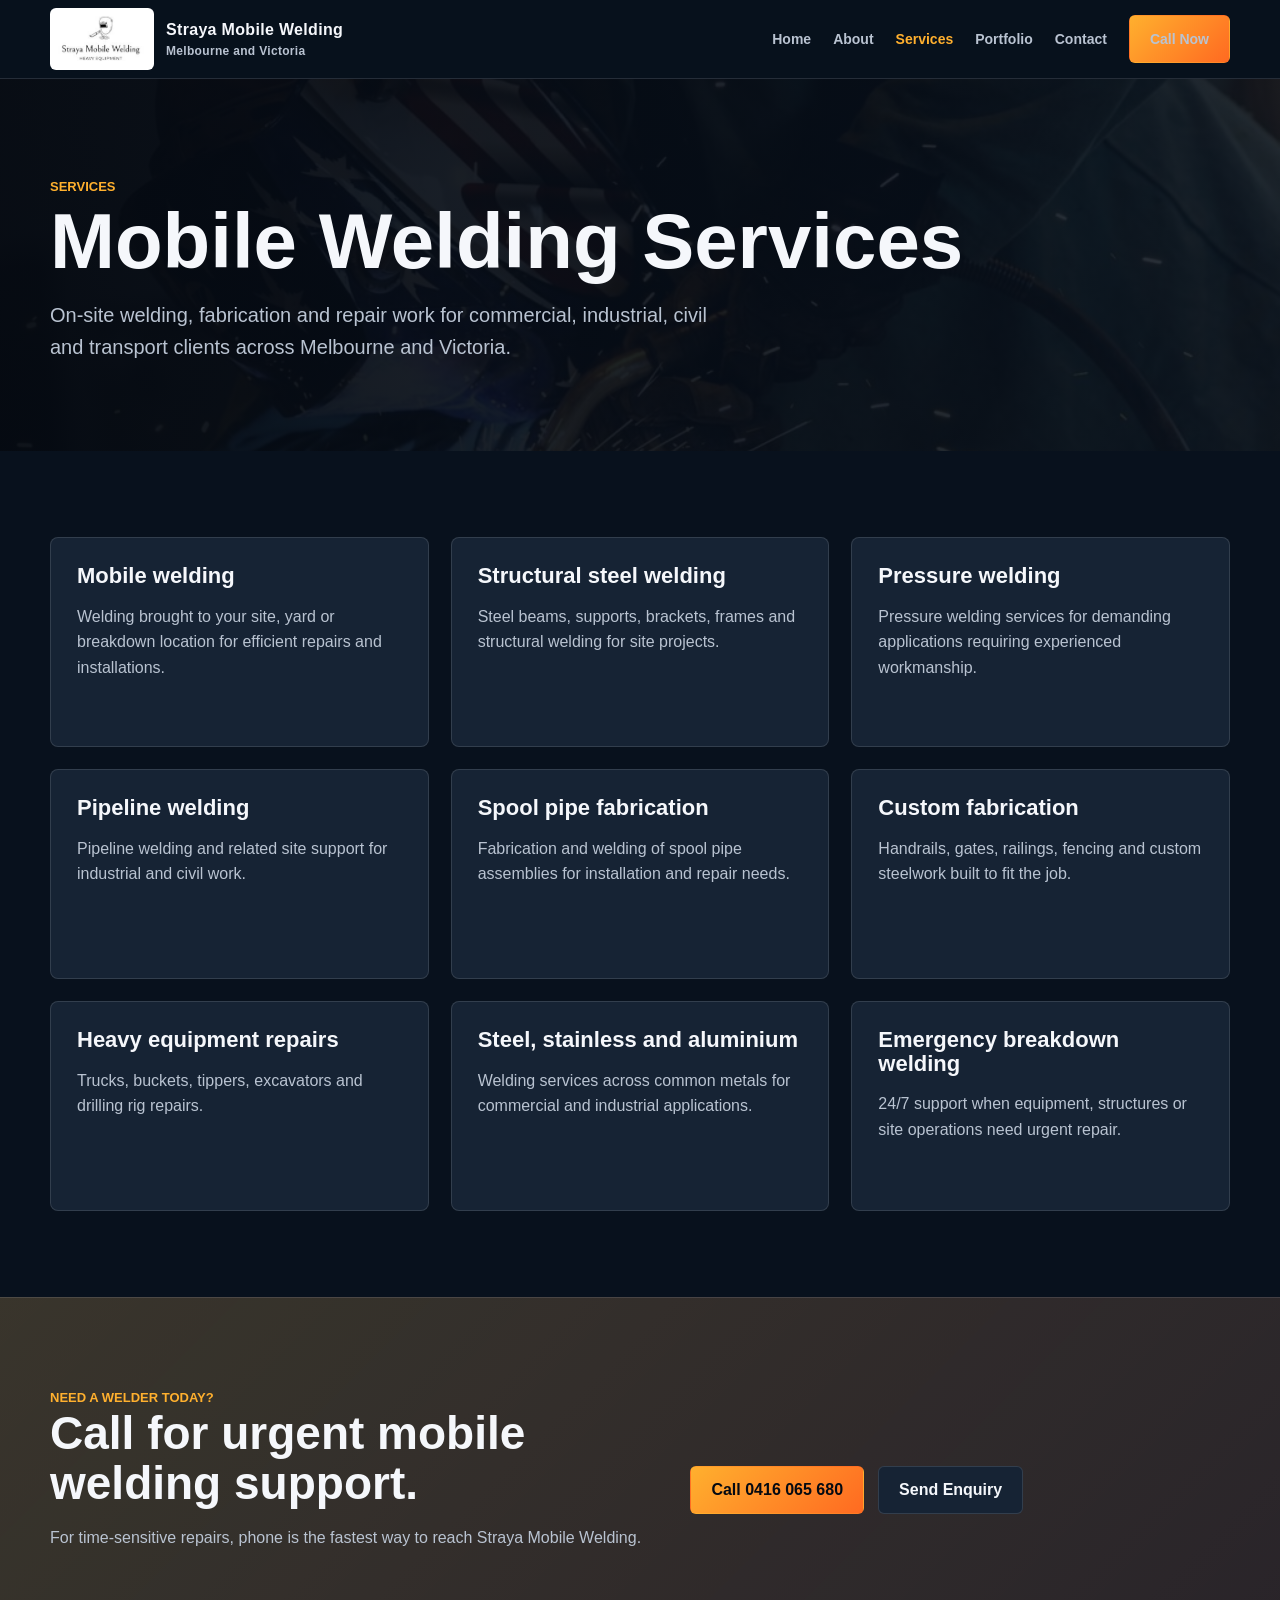
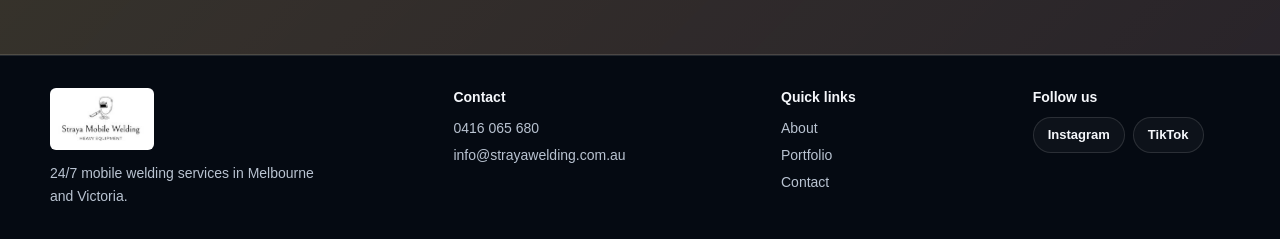
<file: services.html>
﻿<!doctype html>
<html lang="en-AU">
<head>
<meta charset="utf-8">
<meta name="viewport" content="width=device-width, initial-scale=1">
<title>Mobile Welding Services Melbourne | Straya Mobile Welding</title>
<meta name="description" content="Mobile welding, structural steel, pressure welding, pipeline welding, fabrication, heavy equipment repairs and 24/7 emergency welding in Melbourne.">
<link rel="canonical" href="https://strayawelding.com.au/services">
<meta property="og:title" content="Mobile Welding Services Melbourne">
<meta property="og:description" content="24/7 mobile welding, fabrication and repair services across Melbourne and Victoria.">
<meta property="og:type" content="website">
<meta property="og:url" content="https://strayawelding.com.au/services">
<link rel="stylesheet" href="css/styles.css">
</head>
<body>
<header class="site-header">
<div class="container nav">
<a class="brand" href="/">
<span class="logo-box"><img src="assets/images/logo/straya-mobile-welding-logo.jpg" alt="Straya Mobile Welding logo"></span>
<span>Straya Mobile Welding<small>Melbourne and Victoria</small></span>
</a>
<button class="menu-toggle" data-menu-toggle aria-expanded="false" aria-label="Open menu">=</button>
<nav class="menu" data-menu>
<a href="/">Home</a>
<a href="/about">About</a>
<a class="active" href="/services">Services</a>
<a href="/portfolio">Portfolio</a>
<a href="/contact">Contact</a>
<a class="btn btn-primary" href="tel:0416065680">Call Now</a>
</nav>
</div>
</header>
<main>
<section class="page-hero">
<div class="container">
<span class="eyebrow">Services</span>
<h1>Mobile Welding Services</h1>
<p class="lead">On-site welding, fabrication and repair work for commercial, industrial, civil and transport clients across Melbourne and Victoria.</p>
</div>
</section>
<section class="section">
<div class="container">
<div class="grid grid-3">
<article class="card service-card">
<h3>Mobile welding</h3>
<p>Welding brought to your site, yard or breakdown location for efficient repairs and installations.</p>
</article>
<article class="card service-card">
<h3>Structural steel welding</h3>
<p>Steel beams, supports, brackets, frames and structural welding for site projects.</p>
</article>
<article class="card service-card">
<h3>Pressure welding</h3>
<p>Pressure welding services for demanding applications requiring experienced workmanship.</p>
</article>
<article class="card service-card">
<h3>Pipeline welding</h3>
<p>Pipeline welding and related site support for industrial and civil work.</p>
</article>
<article class="card service-card">
<h3>Spool pipe fabrication</h3>
<p>Fabrication and welding of spool pipe assemblies for installation and repair needs.</p>
</article>
<article class="card service-card">
<h3>Custom fabrication</h3>
<p>Handrails, gates, railings, fencing and custom steelwork built to fit the job.</p>
</article>
<article class="card service-card">
<h3>Heavy equipment repairs</h3>
<p>Trucks, buckets, tippers, excavators and drilling rig repairs.</p>
</article>
<article class="card service-card">
<h3>Steel, stainless and aluminium</h3>
<p>Welding services across common metals for commercial and industrial applications.</p>
</article>
<article class="card service-card">
<h3>Emergency breakdown welding</h3>
<p>24/7 support when equipment, structures or site operations need urgent repair.</p>
</article>
</div>
</div>
</section>
<section class="section cta">
<div class="container split">
<div>
<span class="eyebrow">Need a welder today?</span>
<h2>Call for urgent mobile welding support.</h2>
<p>For time-sensitive repairs, phone is the fastest way to reach Straya Mobile Welding.</p>
</div>
<div class="actions">
<a class="btn btn-primary" href="tel:0416065680">Call 0416 065 680</a>
<a class="btn btn-dark" href="/contact">Send Enquiry</a>
</div>
</div>
</section>
</main>
<footer class="site-footer">
<div class="container footer-grid">
<div class="footer-brand">
<span class="logo-box"><img src="assets/images/logo/straya-mobile-welding-logo.jpg" alt="Straya Mobile Welding logo"></span>
<p>24/7 mobile welding services in Melbourne and Victoria.</p>
</div>
<div><h2 class="footer-heading">Contact</h2><div class="footer-links">
<a href="tel:0416065680">0416 065 680</a>
<a href="mailto:info@strayawelding.com.au">info@strayawelding.com.au</a>
</div></div>
<div><h2 class="footer-heading">Quick links</h2><div class="footer-links">
<a href="/about">About</a>
<a href="/portfolio">Portfolio</a>
<a href="/contact">Contact</a>
</div></div>
<div><h2 class="footer-heading">Follow us</h2><div class="social-links"><a class="social-link" href="https://www.instagram.com/strayametalfabrication/" target="_blank" rel="noopener noreferrer">Instagram</a><a class="social-link" href="https://www.tiktok.com/@smf7445" target="_blank" rel="noopener noreferrer">TikTok</a></div></div>
</div>
</footer>
<script src="js/main.js">
</script>
</body>
</html>
</file>
<file: css/styles.css>
:root {
  --bg: #08111d;
  --bg-soft: #111c2b;
  --panel: #162334;
  --panel-2: #1d2b3c;
  --text: #f5f7fb;
  --muted: #b9c3d1;
  --line: rgba(255, 255, 255, 0.12);
  --accent: #ffb02e;
  --accent-2: #ff6a21;
  --dark: #050a12;
  --max: 1180px;
}

* {
  box-sizing: border-box;
}

body {
  margin: 0;
  font-family: Arial, Helvetica, sans-serif;
  color: var(--text);
  background: var(--bg);
  line-height: 1.6;
}

img {
  max-width: 100%;
  display: block;
}

a {
  color: inherit;
  text-decoration: none;
}

.container {
  width: min(100% - 32px, var(--max));
  margin: 0 auto;
}

.site-header {
  position: sticky;
  top: 0;
  z-index: 20;
  background: rgba(8, 17, 29, 0.94);
  border-bottom: 1px solid var(--line);
  backdrop-filter: blur(12px);
}

.nav {
  min-height: 78px;
  display: flex;
  align-items: center;
  justify-content: space-between;
  gap: 18px;
}

.brand {
  display: flex;
  align-items: center;
  gap: 12px;
  font-weight: 800;
  letter-spacing: 0.02em;
}

.logo-box {
  width: 104px;
  height: 62px;
  display: grid;
  place-items: center;
  padding: 5px;
  border-radius: 6px;
  background: #fff;
}

.logo-box img {
  width: 100%;
  height: 100%;
  object-fit: contain;
}

.brand small {
  display: block;
  color: var(--muted);
  font-size: 12px;
  font-weight: 700;
}

.menu {
  display: flex;
  align-items: center;
  gap: 22px;
}

.menu a {
  color: var(--muted);
  font-weight: 700;
  font-size: 14px;
}

.menu a:hover,
.menu a.active {
  color: var(--accent);
}

.social-links {
  display: flex;
  align-items: center;
  gap: 8px;
}

.social-link {
  display: inline-flex;
  align-items: center;
  justify-content: center;
  height: 36px;
  padding: 8px 14px;
  border: 1px solid var(--line);
  border-radius: 999px;
  background: rgba(255, 255, 255, 0.035);
  color: #f5f7fb;
  font-size: 13px;
  font-weight: 700;
  line-height: 1;
  white-space: nowrap;
  transition: border-color 0.2s ease, background 0.2s ease, color 0.2s ease;
}

.social-link:hover,
.social-link:focus-visible {
  color: var(--accent);
  border-color: rgba(255, 176, 46, 0.65);
  background: rgba(255, 176, 46, 0.08);
  outline: none;
}

.menu-toggle {
  display: none;
  border: 1px solid var(--line);
  background: var(--panel);
  color: var(--text);
  border-radius: 6px;
  width: 44px;
  height: 44px;
  font-size: 22px;
}

.btn {
  display: inline-flex;
  align-items: center;
  justify-content: center;
  min-height: 48px;
  padding: 0 20px;
  border-radius: 6px;
  border: 1px solid transparent;
  font-weight: 800;
  line-height: 1;
  cursor: pointer;
}

.btn-primary {
  color: var(--dark);
  background: linear-gradient(135deg, var(--accent), var(--accent-2));
}

.btn-secondary {
  color: var(--text);
  border-color: rgba(255, 176, 46, 0.45);
  background: rgba(255, 176, 46, 0.08);
}

.btn-dark {
  color: var(--text);
  background: var(--panel);
  border-color: var(--line);
}

.hero {
  min-height: 680px;
  display: grid;
  align-items: center;
  position: relative;
  overflow: hidden;
  background:
    linear-gradient(90deg, rgba(5, 10, 18, 0.95), rgba(5, 10, 18, 0.7) 44%, rgba(5, 10, 18, 0.22)),
    url("../assets/images/mobile-welding-01.jpg") center right / cover no-repeat;
}

.hero-content {
  max-width: 720px;
  padding: 86px 0;
}

.eyebrow {
  color: var(--accent);
  text-transform: uppercase;
  font-size: 13px;
  font-weight: 900;
}

h1,
h2,
h3 {
  margin: 0 0 16px;
  line-height: 1.08;
}

h1 {
  font-size: clamp(42px, 7vw, 78px);
}

h2 {
  font-size: clamp(30px, 4vw, 46px);
}

h3 {
  font-size: 22px;
}

p {
  margin: 0 0 18px;
  color: var(--muted);
}

.lead {
  font-size: 20px;
  max-width: 680px;
}

.actions {
  display: flex;
  flex-wrap: wrap;
  gap: 14px;
  margin-top: 28px;
}

.section {
  padding: 86px 0;
}

.section.alt {
  background: var(--bg-soft);
}

.section-head {
  display: flex;
  justify-content: space-between;
  align-items: end;
  gap: 28px;
  margin-bottom: 34px;
}

.section-head p {
  max-width: 560px;
}

.grid {
  display: grid;
  gap: 22px;
}

.grid-2 {
  grid-template-columns: repeat(2, minmax(0, 1fr));
}

.grid-3 {
  grid-template-columns: repeat(3, minmax(0, 1fr));
}

.card {
  background: var(--panel);
  border: 1px solid var(--line);
  border-radius: 8px;
  padding: 26px;
}

.card strong,
.stat strong {
  color: var(--accent);
}

.service-card {
  min-height: 210px;
}

.split {
  display: grid;
  grid-template-columns: 1.05fr 0.95fr;
  gap: 44px;
  align-items: center;
}

.feature-list {
  list-style: none;
  padding: 0;
  margin: 20px 0 0;
  display: grid;
  gap: 12px;
}

.feature-list li {
  padding-left: 28px;
  position: relative;
  color: var(--muted);
}

.feature-list li::before {
  content: "";
  position: absolute;
  left: 0;
  top: 8px;
  width: 10px;
  height: 10px;
  background: var(--accent);
  border-radius: 2px;
}

.media-panel {
  min-height: 360px;
  border-radius: 8px;
  border: 1px solid var(--line);
  background:
    linear-gradient(135deg, rgba(255, 176, 46, 0.18), rgba(255, 106, 33, 0.08)),
    url("../assets/images/fabrication-01.jpg") center / cover no-repeat;
  position: relative;
  overflow: hidden;
}

.media-panel::after {
  content: "";
  position: absolute;
  inset: 0;
  background: linear-gradient(180deg, transparent 35%, rgba(5, 10, 18, 0.72));
}

.stats {
  display: grid;
  grid-template-columns: repeat(3, minmax(0, 1fr));
  gap: 18px;
  margin-top: 28px;
}

.stat {
  padding: 20px;
  border-left: 3px solid var(--accent);
  background: rgba(255, 255, 255, 0.04);
}

.portfolio-card {
  min-height: 190px;
}

.image-card {
  overflow: hidden;
  padding: 0;
}

.image-card a {
  display: grid;
  color: inherit;
}

.image-card img {
  width: 100%;
  aspect-ratio: 4 / 3;
  object-fit: cover;
  background: var(--panel-2);
}

.image-card-body {
  padding: 18px;
}

.image-card-body h3 {
  font-size: 18px;
  margin-bottom: 8px;
}

.gallery-section + .gallery-section {
  margin-top: 54px;
}

.gallery-section h2 {
  font-size: clamp(26px, 3vw, 36px);
}

.gallery-grid {
  display: grid;
  grid-template-columns: repeat(3, minmax(0, 1fr));
  gap: 20px;
}

.project-preview {
  padding: 0;
  overflow: hidden;
}

.project-preview img {
  width: 100%;
  aspect-ratio: 4 / 3;
  object-fit: cover;
}

.project-preview div {
  padding: 22px;
}

.cta {
  background: linear-gradient(135deg, rgba(255, 176, 46, 0.17), rgba(255, 106, 33, 0.1)), var(--bg-soft);
  border-top: 1px solid var(--line);
  border-bottom: 1px solid var(--line);
}

.page-hero {
  padding: 94px 0 70px;
  background:
    linear-gradient(90deg, rgba(5, 10, 18, 0.96), rgba(8, 17, 29, 0.86)),
    url("../assets/images/structural-steel-01.jpg") center / cover no-repeat;
}

.form {
  display: grid;
  gap: 16px;
}

.form-row {
  display: grid;
  grid-template-columns: repeat(2, minmax(0, 1fr));
  gap: 16px;
}

label {
  display: grid;
  gap: 7px;
  color: var(--text);
  font-weight: 800;
}

input,
select,
textarea {
  width: 100%;
  border: 1px solid var(--line);
  border-radius: 6px;
  background: #0c1725;
  color: var(--text);
  padding: 13px 14px;
  font: inherit;
}

textarea {
  min-height: 150px;
  resize: vertical;
}

.hp-field {
  position: absolute;
  left: -9999px;
}

.notice {
  padding: 14px 16px;
  border-radius: 6px;
  margin-bottom: 18px;
  display: none;
}

.notice.show {
  display: block;
}

.notice.success {
  background: rgba(39, 174, 96, 0.16);
  border: 1px solid rgba(39, 174, 96, 0.5);
}

.notice.error {
  background: rgba(231, 76, 60, 0.16);
  border: 1px solid rgba(231, 76, 60, 0.5);
}

.contact-socials {
  margin-top: 22px;
  padding-top: 18px;
  border-top: 1px solid var(--line);
}

.contact-socials h3 {
  margin: 0 0 6px;
  font-size: 16px;
}

.contact-socials p {
  margin: 0 0 12px;
  font-size: 14px;
}

.site-footer {
  padding: 32px 0;
  background: var(--dark);
  border-top: 1px solid var(--line);
}

.footer-grid {
  display: grid;
  grid-template-columns: 1.25fr 1fr 0.75fr 0.65fr;
  gap: 24px;
  align-items: start;
}

.footer-brand p {
  max-width: 280px;
  margin: 12px 0 0;
  font-size: 14px;
}

.footer-heading {
  margin: 0 0 10px;
  color: var(--text);
  font-size: 14px;
  line-height: 1.3;
}

.footer-links {
  display: grid;
  gap: 5px;
}

.footer-links a {
  color: var(--muted);
  font-size: 14px;
}

@media (max-width: 860px) {
  .menu-toggle {
    display: block;
  }

  .menu {
    position: absolute;
    top: 78px;
    left: 0;
    right: 0;
    display: none;
    flex-direction: column;
    align-items: stretch;
    padding: 18px 16px 24px;
    background: var(--bg);
    border-bottom: 1px solid var(--line);
  }

  .menu.open {
    display: flex;
  }

  .menu a,
  .menu .btn {
    width: 100%;
  }

  .hero {
    min-height: 620px;
    background-position: center;
  }

  .section-head,
  .split,
  .grid-2,
  .grid-3,
  .gallery-grid,
  .form-row {
    grid-template-columns: 1fr;
  }

  .footer-grid {
    grid-template-columns: repeat(2, minmax(0, 1fr));
    gap: 28px 20px;
  }

  .section-head {
    align-items: start;
  }

  .stats {
    grid-template-columns: 1fr;
  }

}

@media (max-width: 520px) {
  .container {
    width: min(100% - 24px, var(--max));
  }

  .hero-content {
    padding: 64px 0;
  }

  .actions .btn {
    width: 100%;
  }

  .section {
    padding: 64px 0;
  }

  .site-footer {
    padding: 28px 0;
  }

  .footer-grid {
    grid-template-columns: 1fr;
    gap: 22px;
  }
}
</file>
